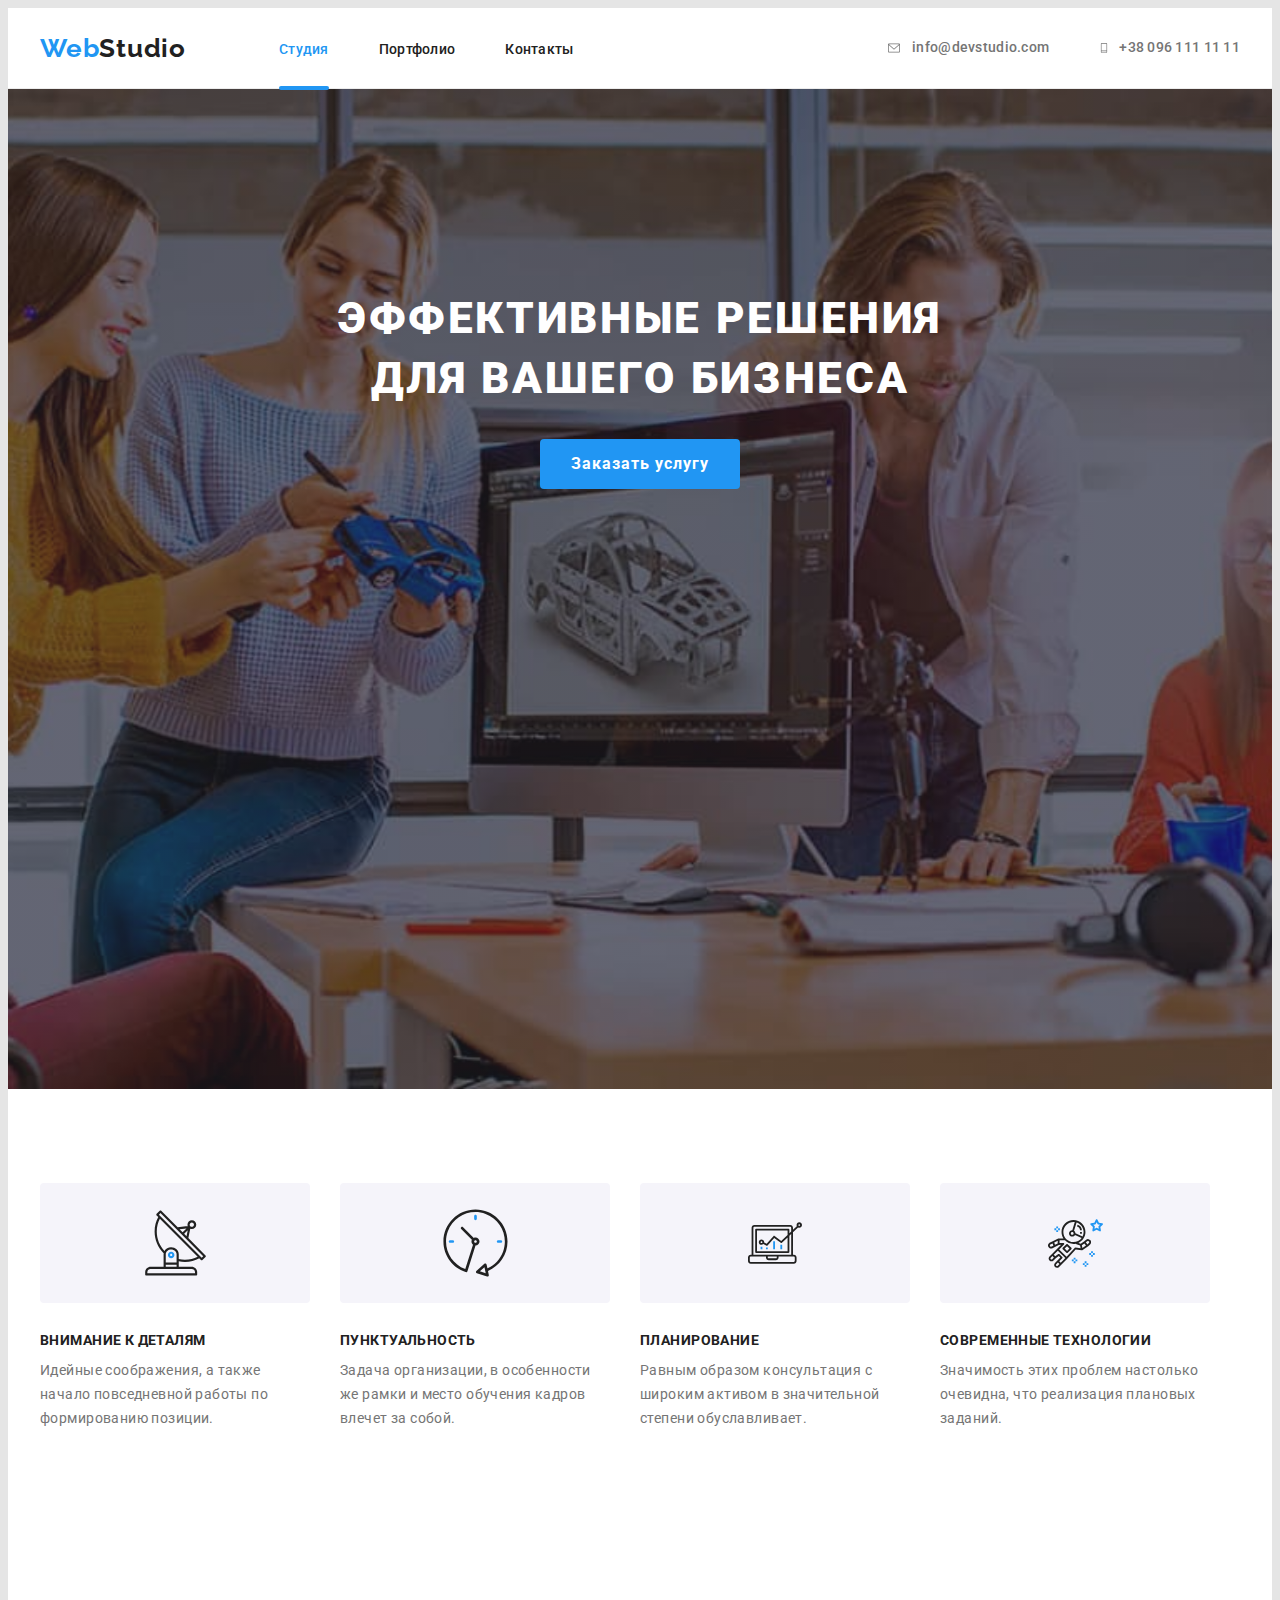
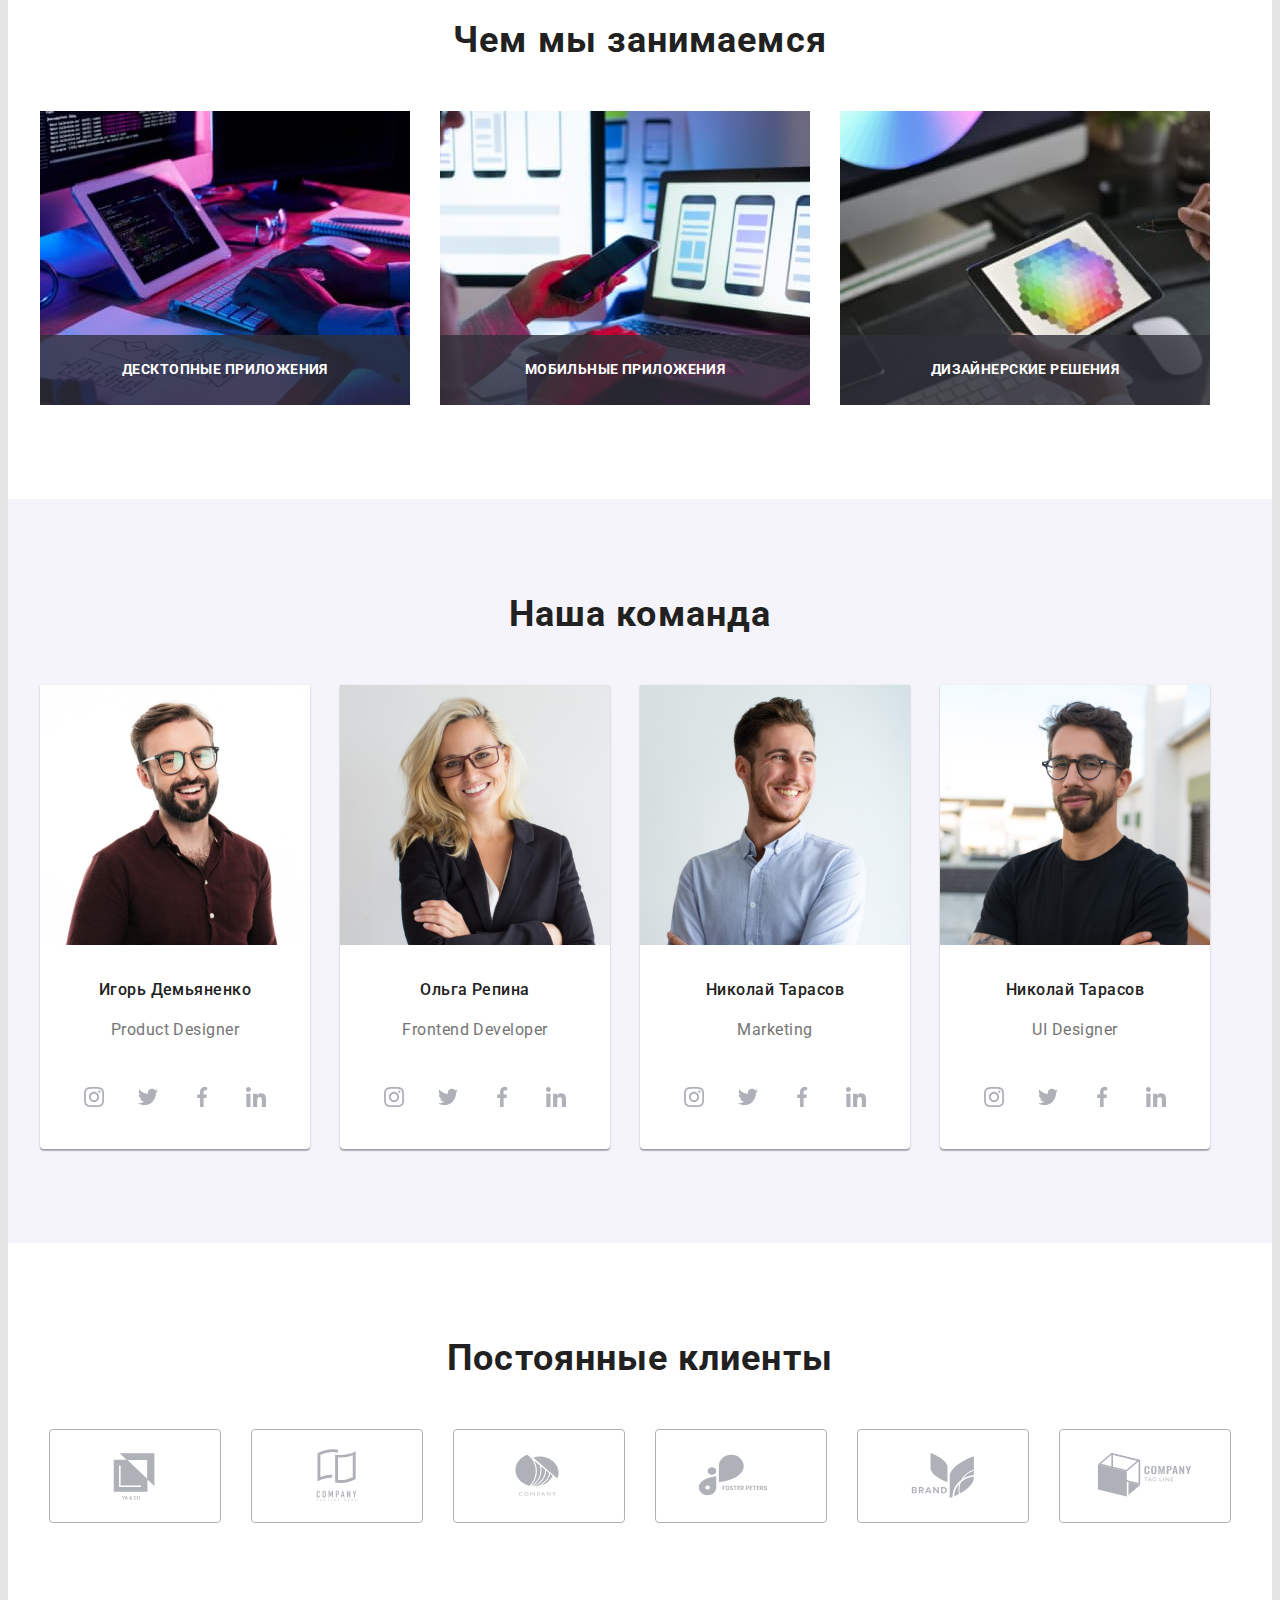
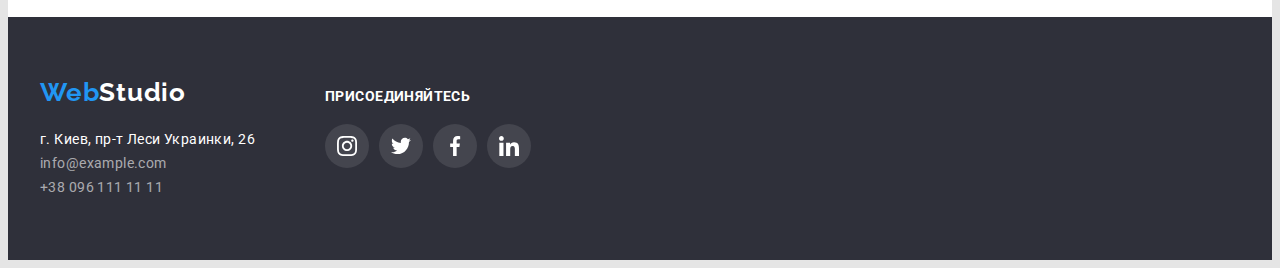
<file: index.html>
<!DOCTYPE html>
<html lang="en">
  <head>
    <meta charset="UTF-8" />
    <meta http-equiv="X-UA-Compatible" content="IE=edge" />
    <meta name="viewport" content="width=device-width, initial-scale=1.0" />
    <title>WebStudio</title>
    <link
      href="https://fonts.googleapis.com/css2?family=Raleway:wght@700&family=Roboto:wght@400;500;700;900&display=swap"
      rel="stylesheet"
    />
    <link rel="preconnect" href="https://fonts.gstatic.com/" />
    <link
      rel="stylesheet"
      href="https://cdnjs.cloudflare.com/ajax/libs/modern-normalize/1.1.0/modern-normalize.min.css"
      integrity="sha512-wpPYUAdjBVSE4KJnH1VR1HeZfpl1ub8YT/NKx4PuQ5NmX2tKuGu6U/JRp5y+Y8XG2tV+wKQpNHVUX03MfMFn9Q=="
      crossorigin="anonymous"
      referrerpolicy="no-referrer"
    />
    <link rel="stylesheet" href="./css/styles.css" />
  </head>
  <body>
    <header class="header">
      <div class="container">
        <nav class="main-nav">
          <a href="./index.html" class="logo-link">
            Web<span class="logo-studio-header">Studio</span></a
          >

          <ul class="site-nav">
            <li class="item"><a href="./index.html" class="nav-link current">Студия</a></li>
            <li class="item"><a href="./portfolio.html" class="nav-link">Портфолио</a></li>
            <li class="item"><a href="" class="nav-link">Контакты</a></li>
          </ul>
        </nav>

        <ul class="header-contacts">
          <li class="item">
            <a href="mailto:info@devstudio.com" class="address-header"
              ><svg class="icon-convert" width="16" height="12">
                <use href="./images/icons.svg#icon-convert"></use>
              </svg>
              info@devstudio.com</a
            >
          </li>
          <li class="item">
            <a href="tel:+380961111111" class="address-header"
              ><svg class="icon-mob" width="10" height="16">
                <use href="./images/icons.svg#icon-mob"></use>
              </svg>
              +38 096 111 11 11</a
            >
          </li>
        </ul>
      </div>
    </header>

    <main>
      <section class="section hero">
        <div class="container">
          <h1 class="main-text">Эффективные решения для вашего бизнеса</h1>
          <button type="button" class="button-order" data-modal-open>Заказать услугу</button>
        </div>
      </section>

      <section class="section detail">
        <div class="container">
          <h2 hidden class="qualities">Оснобенности</h2>

          <ul class="details-list">
            <li>
              <div class="antenna">
                <svg class="icon-antenna" width="65" height="70">
                  <use href="./images/icons.svg#icon-antenna"></use>
                </svg>
              </div>

              <h3>Внимание к деталям</h3>
              <p>
                Идейные соображения, а также начало повседневной работы по формированию позиции.
              </p>
            </li>
            <li>
              <div class="clock">
                <svg class="icon-clock" width="67" height="70">
                  <use href="./images/icons.svg#icon-clock"></use>
                </svg>
              </div>
              <h3>Пунктуальность</h3>
              <p>
                Задача организации, в особенности же рамки и место обучения кадров влечет за собой.
              </p>
            </li>
            <li>
              <div class="diagram">
                <svg class="icon-diagram" width="70" height="54">
                  <use href="./images/icons.svg#icon-diagram"></use>
                </svg>
              </div>
              <h3>Планирование</h3>
              <p>
                Равным образом консультация с широким активом в значительной степени обуславливает.
              </p>
            </li>
            <li>
              <div class="astronaut">
                <svg class="icon-astronaut" width="55" height="61">
                  <use href="./images/icons.svg#icon-astronaut"></use>
                </svg>
              </div>
              <h3>Современные технологии</h3>
              <p>Значимость этих проблем настолько очевидна, что реализация плановых заданий.</p>
            </li>
          </ul>
        </div>
      </section>

      <section class="section whatwedo">
        <div class="container">
          <h2 class="whatwedo-text">Чем мы занимаемся</h2>

          <ul class="whatwedo-list">
            <div class="whatwedo-img">
            <li><img src="./images/working-1.jpg" alt="верстка" width="370" /></li>
            <div class="whatwedo-img-title"><p>Десктопные приложения</p></div>
            </div>
            <div class="whatwedo-img">
            <li><img src="./images/working-2.jpg" alt="дизайн" width="370" /></li>
            <div class="whatwedo-img-title"><p>Мобильные приложения</p></div>
            </div>
            <div class="whatwedo-img">
            <li><img src="./images/working-3.jpg" alt="внешнее оформление" width="370" /></li>
            <div class="whatwedo-img-title"><p>Дизайнерские решения</p></div>
            </div>
          </ul>
        </div>
      </section>

      <section class="section team">
        <div class="container">
          <h2 class="team-title">Наша команда</h2>
          <ul class="team-list">
            <li>
              <img src="./images/team4/igor.jpg" alt="Игорь Демьяненко" width="270" />
              <h3>Игорь Демьяненко</h3>
              <p>Product Designer</p>
              <div class="team-icons">
                <a class="team-link-icon" href="">
                      <svg class="icon-social" width="20" height="20">
                        <use href="./images/icons.svg#icon-instagram"></use>
                      </svg>
                    </a>
                    <a class="team-link-icon" href="">
                      <svg class="icon-social" width="20" height="20">
                        <use href="./images/icons.svg#icon-twitter"></use>
                      </svg>
                    </a>
                    <a class="team-link-icon" href="">
                      <svg class="icon-social" width="20" height="20">
                        <use href="./images/icons.svg#icon-facebook"></use>
                      </svg>
                    </a>
                    <a class="team-link-icon" href="">
                      <svg class="icon-social" width="20" height="20">
                        <use href="./images/icons.svg#icon-linkedin"></use>
                      </svg>
                    </a>
            </div>
            </li>

            <li>
              <img src="./images/team4/olga.jpg" alt="Ольга Репина" width="270" />
              <h3>Ольга Репина</h3>
              <p>Frontend Developer</p>
              <div class="team-icons">
                <a class="team-link-icon" href="">
                      <svg class="icon-social" width="20" height="20">
                        <use href="./images/icons.svg#icon-instagram"></use>
                      </svg>
                    </a>
                    <a class="team-link-icon" href="">
                      <svg class="icon-social" width="20" height="20">
                        <use href="./images/icons.svg#icon-twitter"></use>
                      </svg>
                    </a>
                    <a class="team-link-icon" href="">
                      <svg class="icon-social" width="20" height="20">
                        <use href="./images/icons.svg#icon-facebook"></use>
                      </svg>
                    </a>
                    <a class="team-link-icon" href="">
                      <svg class="icon-social" width="20" height="20">
                        <use href="./images/icons.svg#icon-linkedin"></use>
                      </svg>
                    </a>
            </div>
              
            </li>
            </li>

            <li>
              <img src="./images/team4/nickolay.jpg" alt="Николай Тарасов" width="270" />
              <h3>Николай Тарасов</h3>
              <p>Marketing</p>
              <div class="team-icons">
                <a class="team-link-icon" href="">
                      <svg class="icon-social" width="20" height="20">
                        <use href="./images/icons.svg#icon-instagram"></use>
                      </svg>
                    </a>
                    <a class="team-link-icon" href="">
                      <svg class="icon-social" width="20" height="20">
                        <use href="./images/icons.svg#icon-twitter"></use>
                      </svg>
                    </a>
                    <a class="team-link-icon" href="">
                      <svg class="icon-social" width="20" height="20">
                        <use href="./images/icons.svg#icon-facebook"></use>
                      </svg>
                    </a>
                    <a class="team-link-icon" href="">
                      <svg class="icon-social" width="20" height="20">
                        <use href="./images/icons.svg#icon-linkedin"></use>
                      </svg>
                    </a>
            </div>
               
            </li>
            </li>

            <li>
              <img src="./images/team4/michael.jpg" alt="Михаил Ермаков" width="270" />
              <h3>Николай Тарасов</h3>
              <p>UI Designer</p>
              <div class="team-icons">
                <a class="team-link-icon" href="">
                      <svg class="icon-social" width="20" height="20">
                        <use href="./images/icons.svg#icon-instagram"></use>
                      </svg>
                    </a>
                    <a class="team-link-icon" href="">
                      <svg class="icon-social" width="20" height="20">
                        <use href="./images/icons.svg#icon-twitter"></use>
                      </svg>
                    </a>
                    <a class="team-link-icon" href="">
                      <svg class="icon-social" width="20" height="20">
                        <use href="./images/icons.svg#icon-facebook"></use>
                      </svg>
                    </a>
                    <a class="team-link-icon" href="">
                      <svg class="icon-social" width="20" height="20">
                        <use href="./images/icons.svg#icon-linkedin"></use>
                      </svg>
                    </a>
            </div>
            
            </li>
            </li>
            
            </li>
            
          </ul>
          
        </div>
        
      </section>



<section class="section client">
  <div class="container">
  <h2 class="clients-text">Постоянные клиенты</h2>
  
  <ul class="client-list">
    <li>
     
       <a class="client-icon" href="">
                      <svg class="icon-company" width="106" height="60">
                        <use href="./images/icons.svg#icon-clientone"></use>
                      </svg>
                    </a> 
     
    </li>
    <li>
      
       <a class="client-icon" href="">
                      <svg class="icon-company" width="106" height="60">
                        <use href="./images/icons.svg#icon-clienttwo"></use>
                      </svg>
                    </a> 
      
    </li>
    <li>
      
       <a class="client-icon" href="">
                      <svg class="icon-company" width="106" height="60">
                        <use href="./images/icons.svg#icon-clientthird"></use>
                      </svg>
                    </a> 
     
    </li>
    <li>
      
       <a class="client-icon" href="">
                      <svg class="icon-company" width="106" height="60">
                        <use href="./images/icons.svg#icon-clientfour"></use>
                      </svg>
                    </a> 
     
    </li>
    <li>
      
       <a class="client-icon" href="">
                      <svg class="icon-company" width="106" height="60">
                        <use href="./images/icons.svg#icon-clientfive"></use>
                      </svg>
                    </a> 
    
    </li>
    <li>
     
       <a class="client-icon" href="">
                      <svg class="icon-company" width="106" height="60">
                        <use href="./images/icons.svg#icon-clientsix"></use>
                      </svg>
                    </a> 
     
    </li>
  </ul>
  </div>
</section>



    </main>

    <footer class="footer">
      <div class="container foot-cover">
        <div class="footer-logo-adress">
        <a href="./index.html" class="logo-link foot">
          Web<span class="logo-studio-footer">Studio</span></a
        >

        <address>
          <ul class="footer-list">
            <li>
              <a
                href="https://bit.ly/3pXMvUd"
                class="address-footer-city"
                target="_blank"
                rel="noopener noreferrer"
                >г. Киев, пр-т Леси Украинки, 26</a
              >
            </li>
            <li><a href="mailto:info@devstudio.com" class="address-footer">info@example.com</a></li>
            <li><a href="tel:+380961111111" class="address-footer">+38 096 111 11 11</a></li>
          </ul>
        </address>
        </div>

                      <div class="social">
                        <h2 class="footer-social-text">присоединяйтесь</h2>
                        <ul class="footer-social-list">
                          <li>
                            <a class="footer-icon" href="">
                      <svg class="icon-social" width="20" height="20">
                        <use href="./images/icons.svg#icon-instagram"></use>
                      </svg>
                    </a></li>
                          <li>
                            <a class="footer-icon" href="">
                      <svg class="icon-social" width="20" height="20">
                        <use href="./images/icons.svg#icon-twitter"></use>
                      </svg>
                    </a>
                          </li>
                          <li>
                            <a class="footer-icon" href="">
                      <svg class="icon-social" width="20" height="20">
                        <use href="./images/icons.svg#icon-facebook"></use>
                      </svg>
                    </a>
                          </li>
                          <li>
                            <a class="footer-icon" href="">
                      <svg class="icon-social" width="20" height="20">
                        <use href="./images/icons.svg#icon-linkedin"></use>
                      </svg>
                    </a>
                          </li>
                        </ul>
                    </a>


                      </div>
</div>
    </footer>


    <div class="backdrop is-hidden" data-modal>
        <div class="modal">
            <button type="button" class="btn-close" data-modal-close>
                <svg width="18" height="18">
                    <use href="./images/icons.svg#icon-close"></use>
                </svg>
            </button>
        </div>
    </div>

    <script src="./js/modal.js"></script>
  </body>
</html>
</file>
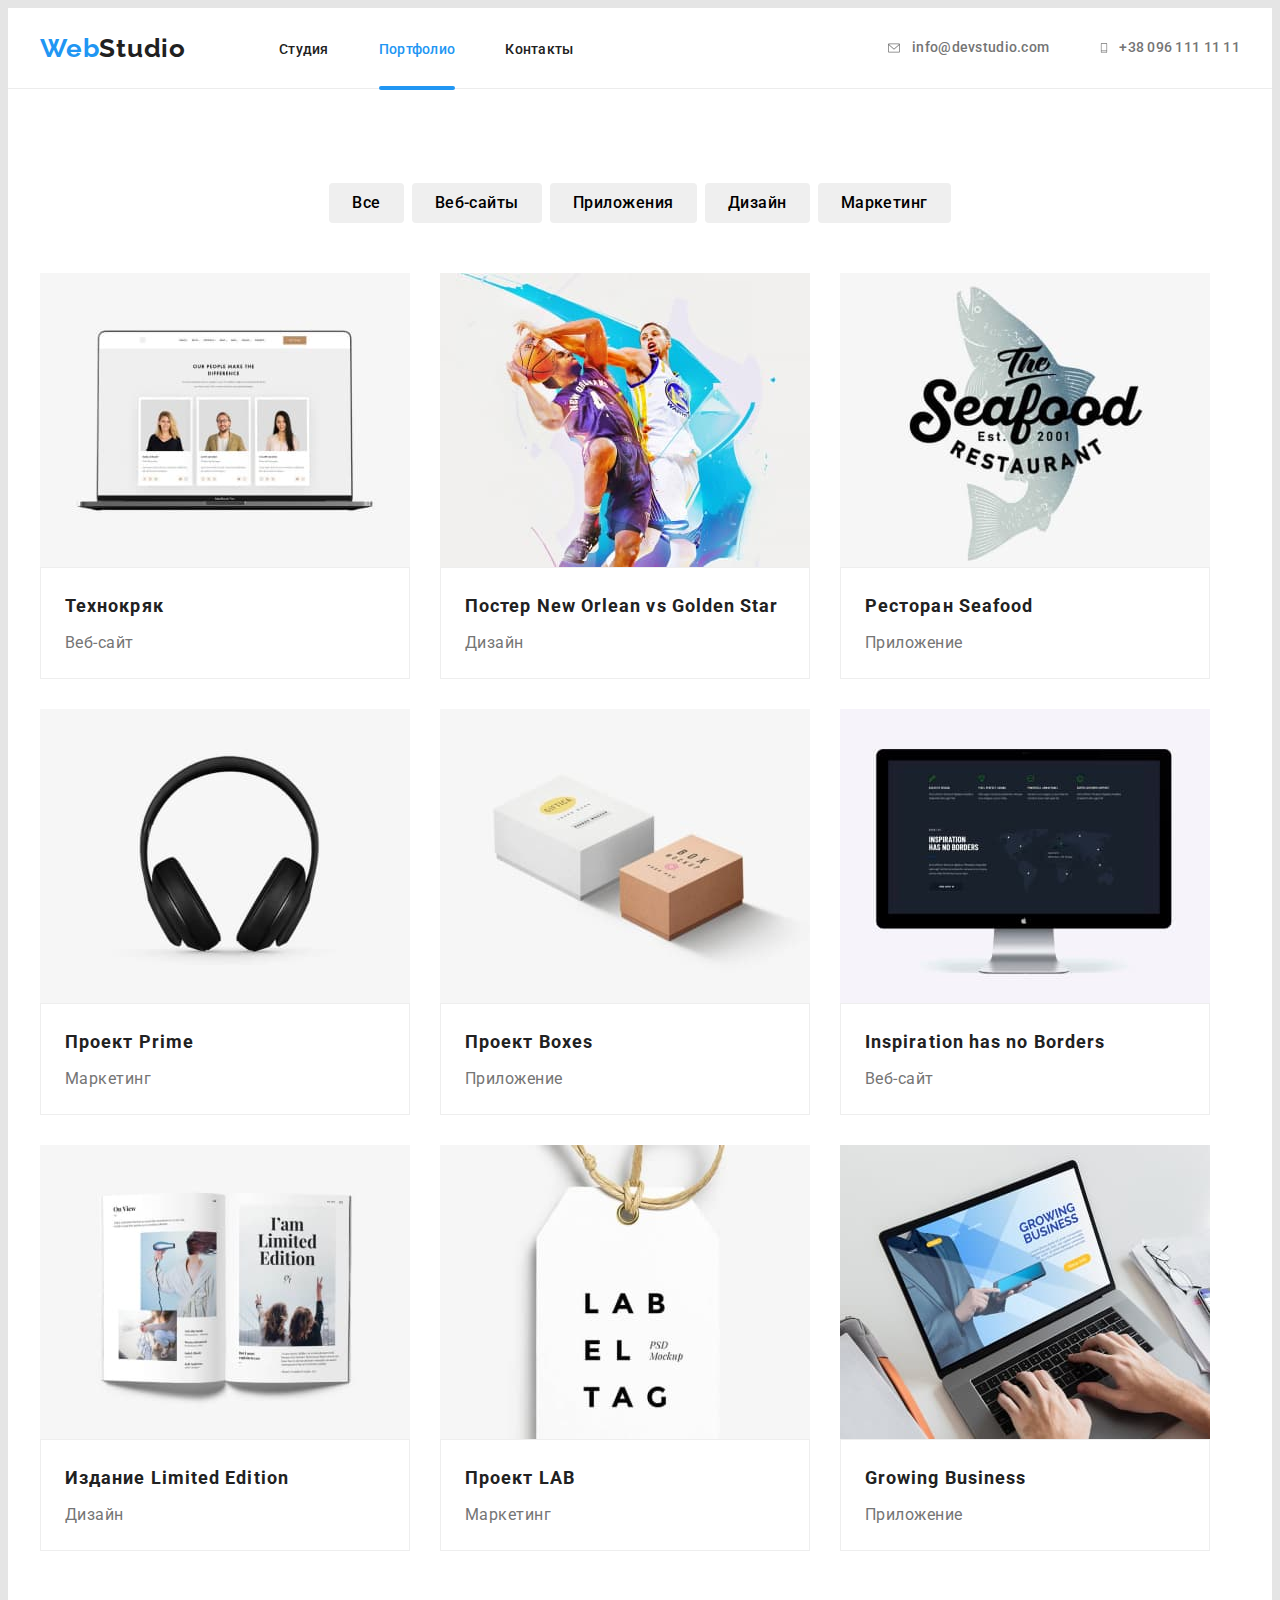
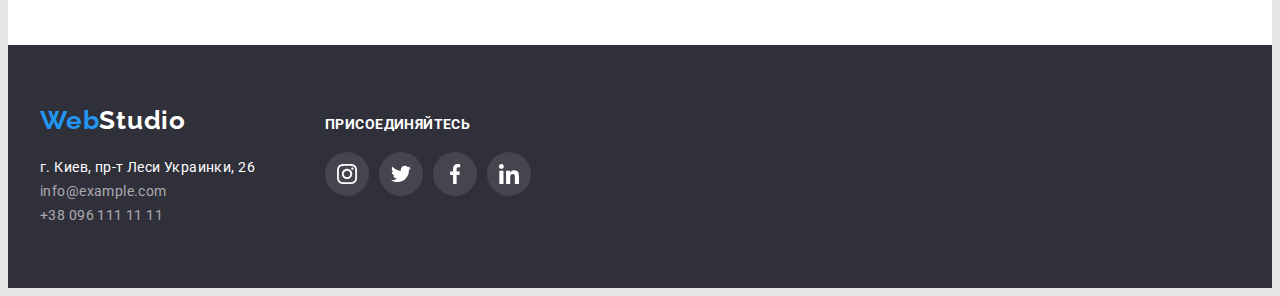
<file: portfolio.html>
<!DOCTYPE html>
<html lang="en">
  <head>
    <meta charset="UTF-8" />
    <meta http-equiv="X-UA-Compatible" content="IE=edge" />
    <meta name="viewport" content="width=device-width, initial-scale=1.0" />
    <title>WebStudio</title>
    <link
      href="https://fonts.googleapis.com/css2?family=Raleway:wght@700&family=Roboto:wght@400;500;700;900&display=swap"
      rel="stylesheet"
    />
    <link rel="preconnect" href="https://fonts.gstatic.com/" />
    <link
      rel="stylesheet"
      href="https://cdnjs.cloudflare.com/ajax/libs/modern-normalize/1.1.0/modern-normalize.min.css"
      integrity="sha512-wpPYUAdjBVSE4KJnH1VR1HeZfpl1ub8YT/NKx4PuQ5NmX2tKuGu6U/JRp5y+Y8XG2tV+wKQpNHVUX03MfMFn9Q=="
      crossorigin="anonymous"
      referrerpolicy="no-referrer"
    />
    <link rel="stylesheet" href="./css/styles.css" />
  </head>
  <body>
    <header class="header">
      <div class="container">
        <nav class="main-nav">
          <a href="./index.html" class="logo-link">
            Web<span class="logo-studio-header">Studio</span></a
          >

          <ul class="site-nav">
            <li class="item"><a href="./index.html" class="nav-link">Студия</a></li>
            <li class="item"><a href="./portfolio.html" class="nav-link current">Портфолио</a></li>
            <li class="item"><a href="" class="nav-link">Контакты</a></li>
          </ul>
        </nav>

        <ul class="header-contacts">
          <li class="item">
            <a href="mailto:info@devstudio.com" class="address-header"
              ><svg class="icon-convert" width="16" height="12">
                <use href="./images/icons.svg#icon-convert"></use>
              </svg>
              info@devstudio.com</a
            >
          </li>
          <li class="item">
            <a href="tel:+380961111111" class="address-header"
              ><svg class="icon-mob" width="10" height="16">
                <use href="./images/icons.svg#icon-mob"></use>
              </svg>
              +38 096 111 11 11</a
            >
          </li>
        </ul>
      </div>
    </header>

    <main>
      <section class="section portfolio">
        <div class="container">
          <h1 class="visually-hidden">Портфолио</h1>
          <ul class="buttons">
            <li><button type="button">Все</button></li>
            <li><button type="button">Веб-сайты</button></li>
            <li><button type="button">Приложения</button></li>
            <li><button type="button">Дизайн</button></li>
            <li><button type="button">Маркетинг</button></li>
          </ul>

          <ul class="portfolio-list">
            
            <li class="item">
               <a href="" class="portfolio-link">
              <div class="portfolio-img">
              <img src="./images/portfolio/tehnocrack.jpg" alt="Технокряк" width="370" />
              
                <div class="overlay">
                  <p class="pre-text">Ресурс предлагает комплексные предложения с разным уровнем функционала и сервисов. 
                  Все это позволит посетителю получить исчерпывающие сведения о компании или частном лице.</p>
                  </div>
                  </div>

                  <div class="cards">
                <h2>Технокряк</h2>
                <p>Веб-сайт</p>
              </div>
              </a>
            </li>
        

            <li class="item">
              <a href="" class="portfolio-link">
              <div class="portfolio-img">
              <img src="./images/portfolio/poster.jpg" alt="Постер New Orlean vs Golden Star" width="370" />
              <div class="overlay">
                  <p class="pre-text">Ресурс предлагает комплексные предложения с разным уровнем функционала и сервисов. 
                  Все это позволит посетителю получить исчерпывающие сведения о компании или частном лице.</p>
                  </div>
              </div>
              <div class="cards">
                <h2>Постер New Orlean vs Golden Star</h2>
                <p>Дизайн</p>
              </div>
              </a>
            </li>

            <li class="item">
              <a href="" class="portfolio-link">
              <div class="portfolio-img">
              <img src="./images/portfolio/seafood.jpg" alt="Ресторан Seafood" width="370" />
              <div class="overlay">
                  <p class="pre-text">Ресурс предлагает комплексные предложения с разным уровнем функционала и сервисов. 
                  Все это позволит посетителю получить исчерпывающие сведения о компании или частном лице.</p>
                  </div>
              </div>
              <div class="cards">
                <h2>Ресторан Seafood</h2>
                <p>Приложение</p>
              </div>
              </a>
            </li>

            <li class="item">
              <a href="" class="portfolio-link">
              <div class="portfolio-img">
              <img src="./images/portfolio/prime.jpg" alt="Проект Prime" width="370" />
              <div class="overlay">
                  <p class="pre-text">Ресурс предлагает комплексные предложения с разным уровнем функционала и сервисов. 
                  Все это позволит посетителю получить исчерпывающие сведения о компании или частном лице.</p>
                  </div>
              </div>
              <div class="cards">
                <h2>Проект Prime</h2>
                <p>Маркетинг</p>
              </div>
              </a>
            </li>

            <li class="item">
              <a href="" class="portfolio-link">
              <div class="portfolio-img">
              <img src="./images/portfolio/boxes.jpg" alt="Проект Boxes" width="370" />
              <div class="overlay">
                  <p class="pre-text">Ресурс предлагает комплексные предложения с разным уровнем функционала и сервисов. 
                  Все это позволит посетителю получить исчерпывающие сведения о компании или частном лице.</p>
                  </div>
              </div>
              <div class="cards">
                <h2>Проект Boxes</h2>
                <p>Приложение</p>
              </div>
              </a>
            </li>

            <li class="item">
              <a href="" class="portfolio-link">
               <div class="portfolio-img">
              <img src="./images/portfolio/inspiration.jpg" alt="Inspiration has no Borders" width="370" />
                <div class="overlay">
                  <p class="pre-text">Ресурс предлагает комплексные предложения с разным уровнем функционала и сервисов. 
                  Все это позволит посетителю получить исчерпывающие сведения о компании или частном лице.</p>
                  </div>
                </div>
              <div class="cards">
                <h2>Inspiration has no Borders</h2>
                <p>Веб-сайт</p>
              </div>
              </a>
            </li>

            <li class="item">
              <a href="" class="portfolio-link">
              <div class="portfolio-img">
              <img src="./images/portfolio/limited.jpg" alt="Издание Limited Edition" width="370" />
              <div class="overlay">
                  <p class="pre-text">Ресурс предлагает комплексные предложения с разным уровнем функционала и сервисов. 
                  Все это позволит посетителю получить исчерпывающие сведения о компании или частном лице.</p>
                  </div>
              </div>
              <div class="cards">
                <h2>Издание Limited Edition</h2>
                <p>Дизайн</p>
              </div>
              </a>
            </li>

            <li class="item">
              <a href="" class="portfolio-link">
              <div class="portfolio-img">
              <img src="./images/portfolio/lab.jpg" alt="Проект LAB" width="370" />
             <div class="overlay">
                  <p class="pre-text">Ресурс предлагает комплексные предложения с разным уровнем функционала и сервисов. 
                  Все это позволит посетителю получить исчерпывающие сведения о компании или частном лице.</p>
                  </div>
              </div>
              <div class="cards">
                <h2>Проект LAB</h2>
                <p>Маркетинг</p>
              </div>
              </a>
            </li>

            <li class="item">
              <a href="" class="portfolio-link">
              <div class="portfolio-img">
              <img src="./images/portfolio/growing.jpg" alt="Growing Business" width="370" />
              <div class="overlay">
                  <p class="pre-text">Ресурс предлагает комплексные предложения с разным уровнем функционала и сервисов. 
                  Все это позволит посетителю получить исчерпывающие сведения о компании или частном лице.</p>
                  </div>
              </div>
              <div class="cards">
                <h2>Growing Business</h2>
                <p>Приложение</p>
              </div>
              </a>
            </li>
          </ul>
        </div>
      </section>
    </main>

    <footer class="footer">
      <div class="container foot-cover">
        <div class="footer-logo-adress">
        <a href="./index.html" class="logo-link foot">
          Web<span class="logo-studio-footer">Studio</span></a
        >

        <address>
          <ul class="footer-list">
            <li>
              <a
                href="https://bit.ly/3pXMvUd"
                class="address-footer-city"
                target="_blank"
                rel="noopener noreferrer"
                >г. Киев, пр-т Леси Украинки, 26</a
              >
            </li>
            <li><a href="mailto:info@devstudio.com" class="address-footer">info@example.com</a></li>
            <li><a href="tel:+380961111111" class="address-footer">+38 096 111 11 11</a></li>
          </ul>
        </address>
        </div>

                      <div class="social">
                        <h2 class="footer-social-text">присоединяйтесь</h2>
                        <ul class="footer-social-list">
                          <li>
                            <a class="footer-icon" href="">
                      <svg class="icon-social" width="20" height="20">
                        <use href="./images/icons.svg#icon-instagram"></use>
                      </svg>
                    </a></li>
                          <li>
                            <a class="footer-icon" href="">
                      <svg class="icon-social" width="20" height="20">
                        <use href="./images/icons.svg#icon-twitter"></use>
                      </svg>
                    </a>
                          </li>
                          <li>
                            <a class="footer-icon" href="">
                      <svg class="icon-social" width="20" height="20">
                        <use href="./images/icons.svg#icon-facebook"></use>
                      </svg>
                    </a>
                          </li>
                          <li>
                            <a class="footer-icon" href="">
                      <svg class="icon-social" width="20" height="20">
                        <use href="./images/icons.svg#icon-linkedin"></use>
                      </svg>
                    </a>
                          </li>
                        </ul>
                    </a>
</div>



      </div>
    </footer>
    <script src="./js/modal.js"></script>
  </body>
</html>
</file>
<file: css/styles.css>
:root {
  --primary-text-color: #212121;
  --primary-background-color: #e5e5e5;
  --accent-color: #2196f3;
  --background-color: #2f303a;
  --p-color: #757575;
  --background-and-button-logo-color: #ffffff;
}

body {
  font-family: 'Roboto', sans-serif;
  background: var(--primary-background-color);
  color: var(--primary-text-color);
}

ul {
  list-style: none;
  padding: 0;
  margin: 0;
}

button {
  font-family: inherit;
  cursor: pointer;
  border: 1px solid transparent;
}

.container {
  margin-left: auto;
  margin-right: auto;
  width: 1200px;
  padding-left: 15px;
  padding-right: 15px;
  /* outline: 2px solid tomato; */
}

img {
  display: block;
  max-width: 100%;
  height: auto;
}

.section {
  padding-top: 94px;
  padding-bottom: 94px;
}

/* ------------------------------------Header--------------------------------------- */
.header {
  border-bottom: 1px solid #ececec;
  background-color: var(--background-and-button-logo-color);
}

.main-nav,
.site-nav,
.header-contacts,
.header .container {
  display: flex;
  align-items: center;
  justify-content: space-between;
}

.site-nav {
  margin-left: 93px;
}

.site-nav .nav-link,
.header-contacts .address-header {
  padding-top: 32px;
  padding-bottom: 32px;
}

.nav-link,
.logo-studio-header {
  color: var(--primary-text-color);
}

.site-nav .item:not(:last-child) {
  margin-right: 50px;
}

.site-nav .nav-link.current {
  color: var(--accent-color);
  text-decoration: none;
}

.site-nav .nav-link {
  position: relative;
}

.current::after {
  content: '';
  display: block;
  position: absolute;
  width: 100%;
  height: 4px;
  bottom: -1px;
  background: var(--accent-color);
  border-radius: 2px;
}

.nav-link {
  font-weight: 500;
  font-size: 14px;
  line-height: 1.14;
  letter-spacing: 0.02em;
  text-decoration: none;
  transition: background-color 250ms cubic-bezier(0.4, 0, 0.2, 1);
}

.address-header {
  display: flex;
  font-weight: 500;
  font-size: 14px;
  line-height: 1.14;
  letter-spacing: 0.02em;
  color: var(--p-color);
  text-decoration: none;
  justify-content: center;
  align-items: center;
  transition: background-color 250ms cubic-bezier(0.4, 0, 0.2, 1);
}

.address-header .icon-convert,
.icon-mob {
  display: block;
  margin-right: 10px;
  padding: 0;
}

.header-contacts .item:not(:last-child) {
  margin-right: 50px;
}

.logo-link {
  color: var(--accent-color);
  font-family: 'Raleway';
  font-style: normal;
  font-weight: 700;
  font-size: 26px;
  line-height: 1.19;
  letter-spacing: 0.03em;
  text-decoration: none;
  transition: background-color 250ms cubic-bezier(0.4, 0, 0.2, 1);
}

/* ------------------------------------Main page------------------------------------ */

/* -----------------------------------Hero--------------------------------- */

.section.hero {
  background: var(--background-color);
  padding-top: 200px;
  padding-bottom: 200px;
  text-align: center;

  background-image: linear-gradient(to right, rgba(47, 48, 58, 0.4), rgba(47, 48, 58, 0.4)),
    url('../images/hero.jpg');
  background-repeat: no-repeat;
  background-position: center;
  background-size: cover;
  max-width: 1600px;
  min-height: 600px;
  margin-left: auto;
  margin-right: auto;
}

.main-text {
  margin: 0 auto 30px;
  color: var(--background-and-button-logo-color);
  font-weight: 900;
  font-size: 44px;
  line-height: 1.36;
  letter-spacing: 0.06em;
  text-transform: uppercase;
  width: 696px;
}

.button-order {
  display: inline-block;
  background-color: var(--accent-color);
  color: var(--background-and-button-logo-color);
  font-weight: 700;
  font-size: 16px;
  line-height: 1.88;
  letter-spacing: 0.06em;
  border-radius: 4px;
  min-width: 200px;
  height: 50px;
  /* padding: 10px 32px; */
}

/* -----------------------------------Details--------------------------------- */

.section.detail {
  background-color: var(--background-and-button-logo-color);
}

.details-list {
  display: flex;
}

.details-list li {
  width: 270px;
  margin-right: 30px;
}

.details-list li:last-child {
  margin-right: 0;
}

.antenna,
.clock,
.diagram,
.astronaut {
  background-color: #f5f4fa;
  border-radius: 4px;
  width: 270px;
  height: 120px;
  display: flex;
  justify-content: center;
  align-items: center;
  margin-bottom: 30px;
}

.icon-antenna,
.icon-clock,
.icon-diagram,
.icon-astronaut {
  padding: 0;
  display: block;
}

.details-list h3 {
  margin-top: 0;
  margin-bottom: 10px;
  font-weight: 700;
  font-size: 14px;
  line-height: 1.14;
  letter-spacing: 0.03em;
  text-transform: uppercase;
  text-align: left;
}

.details-list p {
  padding: 0;
  margin: 0;
  font-size: 14px;
  line-height: 1.71;
  letter-spacing: 0.03em;
  color: var(--p-color);
  text-align: left;
}

/* -----------------------------------What we do--------------------------------- */

.section.whatwedo {
  background-color: var(--background-and-button-logo-color);
  text-align: center;
}

.whatwedo-text {
  margin-top: 0;
  margin-bottom: 50px;
  font-weight: 700;
  font-size: 36px;
  line-height: 1.17;
  letter-spacing: 0.03em;
}

.whatwedo-list {
  display: flex;
  position: relative;
}

.whatwedo-list .whatwedo-img:not(:last-child) {
  margin-right: 30px;
}

.whatwedo-img {
  position: relative;
}

.whatwedo-img-title {
  position: absolute;
  bottom: 0;
  left: 0;
  width: 100%;
  background: rgba(47, 48, 58, 0.8);
}

.whatwedo-img-title p {
  margin: 0;
  padding-top: 27px;
  padding-bottom: 27px;
  font-weight: 700;
  font-size: 14px;
  line-height: 1.14;
  letter-spacing: 0.03em;
  text-transform: uppercase;
  color: var(--background-and-button-logo-color);
}

/* -----------------------------------Team--------------------------------- */

.section.team {
  background: #f5f4fa;
  text-align: center;
}

.team-list {
  display: flex;
}

.team-list li {
  background-color: var(--background-and-button-logo-color);
  box-shadow: 0px 1px 3px rgba(0, 0, 0, 0.12), 0px 1px 1px rgba(0, 0, 0, 0.14),
    0px 2px 1px rgba(0, 0, 0, 0.2);
  border-radius: 0px 0px 4px 4px;
}

.team-list li:not(:last-child) {
  margin-right: 30px;
}

.team-title {
  margin-top: 0;
  margin-bottom: 50px;
  font-weight: 700;
  font-size: 36px;
  line-height: 1.17;
  letter-spacing: 0.03em;
}

.team-list h3 {
  margin-top: 30px;
  margin-bottom: 10px;
  font-weight: 500;
  font-size: 16px;
  line-height: 1.88;
  letter-spacing: 0.03em;
}

.team-list p {
  font-size: 16px;
  line-height: 1.88;
  letter-spacing: 0.03em;
  color: var(--p-color);
  margin-top: 0;
  margin-bottom: 30px;
}

.team-icons {
  display: flex;
  width: 206px;
  height: 44px;
  margin: 0px 32px 30px 32px;
  justify-content: center;
  align-items: center;
}

.team-link-icon {
  display: flex;
  width: 44px;
  height: 44px;
  border-radius: 50%;
  justify-content: center;
  align-items: center;
  margin-right: 10px;
  transition: background-color 250ms cubic-bezier(0.4, 0, 0.2, 1);
}

.team-link-icon:last-child {
  margin-right: 0;
}

.footer-icon:last-child {
  margin-right: 0;
}

.icon-social {
  fill: #afb1b8;
}

.team-link-icon:hover,
.team-link-icon:focus,
.footer-icon:hover,
.footer-icon:focus {
  background-color: var(--accent-color);
}

.team-list .team-link-icon:hover .icon-social,
.team-list .team-link-icon:focus .icon-social {
  fill: var(--background-and-button-logo-color);
}

/* -----------------------------------Clients--------------------------------- */

.section.client {
  background-color: var(--background-and-button-logo-color);
}

.clients-text {
  font-size: 36px;
  line-height: 42px;
  text-align: center;
  letter-spacing: 0.03em;
  margin-bottom: 50px;
  margin-top: 0;
}

.client-list {
  display: flex;
  justify-content: center;
  align-items: center;
}

.client-icon {
  display: flex;
  justify-content: center;
  align-items: center;
  width: 170px;
  height: 92px;
  border: 1px solid #afb1b8;
  border-radius: 4px;
  transition: background-color 250ms cubic-bezier(0.4, 0, 0.2, 1);
}

.client-icon:hover,
.client-icon:focus {
  border-color: var(--accent-color);
}

.icon-company {
  padding: 0;
  display: block;
  fill: #afb1b8;
}

.client-list .client-icon:hover .icon-company {
  fill: var(--accent-color);
}

.client-list li:not(:last-child) {
  margin-right: 30px;
}

/* -----------------------------------Footer--------------------------------- */

.footer {
  background: var(--background-color);
  padding-top: 60px;
  padding-bottom: 60px;
}

.logo-studio-footer {
  color: var(--background-and-button-logo-color);
}

.logo-link.foot {
  margin-bottom: 20px;
  display: block;
}

.address-footer {
  margin-bottom: 9px;
  font-style: normal;
  font-size: 14px;
  line-height: 1.71;
  letter-spacing: 0.03em;
  color: rgba(255, 255, 255, 0.6);
  text-decoration: none;
  transition: background-color 250ms cubic-bezier(0.4, 0, 0.2, 1);
}

.address-footer:hover {
  color: var(--accent-color);
}

.address-footer:last-child {
  margin-bottom: 0;
}

.address-footer-city {
  margin-bottom: 9px;
  font-style: normal;
  font-weight: 400;
  font-size: 14px;
  line-height: 1.71;
  letter-spacing: 0.03em;
  color: var(--background-and-button-logo-color);
  text-decoration: none;
}

.nav-link:hover,
.nav-link:focus,
.address-footer:focus,
.address-footer-city:focus,
.address-header:hover,
.address-header:focus,
.logo-link:hover,
.logo-link:focus {
  color: var(--accent-color);
}

.footer-logo-adress {
  margin-right: 70px;
}

.footer-social-text {
  color: var(--background-and-button-logo-color);
  font-size: 14px;
  line-height: 16px;
  letter-spacing: 0.03em;
  text-transform: uppercase;
  margin-top: 0;
  margin-bottom: 20px;
}

.footer-social-list {
  display: flex;
}

.footer-social-list li:not(:last-child) {
  margin-right: 10px;
}

.footer-list .address-footer {
  display: block;
}

.foot-cover {
  display: flex;
  align-items: baseline;
}

.footer-icon .icon-social {
  fill: var(--background-and-button-logo-color);
}

.footer-icon {
  display: flex;
  width: 44px;
  height: 44px;
  border-radius: 50%;
  background-color: rgba(255, 255, 255, 0.1);
  justify-content: center;
  align-items: center;
  transition: background-color 250ms cubic-bezier(0.4, 0, 0.2, 1);
}

/* ------------------------------------------Portfolio----------------------------------- */

.visually-hidden {
  position: absolute;
  white-space: nowrap;
  width: 1px;
  height: 1px;
  overflow: hidden;
  border: 0;
  padding: 0;
  clip: rect(0 0 0 0);
  clip-path: inset(50%);
  margin: -1px;
}

.section.portfolio {
  background-color: var(--background-and-button-logo-color);
}

.portfolio-list,
.buttons {
  display: flex;
  flex-wrap: wrap;
  align-items: center;
}

.portfolio-list .item {
  margin-right: 30px;
  margin-bottom: 30px;
  background: var(--background-and-button-logo-color);
  transition: background-color 250ms cubic-bezier(0.4, 0, 0.2, 1);
}

.portfolio-list .item:hover {
  box-shadow: 0px 1px 1px rgba(0, 0, 0, 0.12), 0px 4px 4px rgba(0, 0, 0, 0.06),
    1px 4px 6px rgba(0, 0, 0, 0.16);
}

.portfolio-list .item:nth-child(3n) {
  margin-right: 0;
}

.portfolio-list .item:nth-last-child(-n + 3) {
  margin-bottom: 0;
}

.portfolio-img {
  position: relative;
  overflow: hidden;
}

.overlay {
  opacity: 0;
  display: block;
  position: absolute;
  top: 0;
  left: 0;
  width: 100%;
  height: 100%;
  background: rgba(33, 150, 243, 0.9);
  /* transition: background-color 250ms cubic-bezier(0.4, 0, 0.2, 1); */
  transform: translateY(100%);
  transition: transform 250ms cubic-bezier(0.4, 0, 0.2, 1);
}

.overlay .pre-text {
  font-size: 18px;
  line-height: 1.56;
  letter-spacing: 0.03em;
  color: var(--background-and-button-logo-color);
  padding: 63px 24px;
}

.portfolio-list .item:hover .overlay,
.portfolio-list .item:focus .overlay {
  transform: translateY(0);
  opacity: 1;
}

.buttons button {
  font-weight: 500;
  font-size: 16px;
  line-height: 1.63;
  letter-spacing: 0.03em;
  padding: 6px 22px;
  border-radius: 4px;
  transition: background-color 250ms cubic-bezier(0.4, 0, 0.2, 1);
}

.buttons {
  margin-bottom: 50px;
  justify-content: center;
}

.buttons li:not(:last-child) {
  margin-right: 8px;
}

.buttons button:hover,
.buttons button:focus {
  color: var(--background-and-button-logo-color);
  background-color: var(--accent-color);
  box-shadow: 0px 3px 1px rgba(0, 0, 0, 0.1), 0px 1px 2px rgba(0, 0, 0, 0.08),
    0px 2px 2px rgba(0, 0, 0, 0.12);
}

.cards {
  padding: 20px 24px;
  border: 1px solid #eeeeee;
}

.portfolio-link {
  text-decoration: none;
}

.portfolio-list h2 {
  font-weight: 700;
  font-size: 18px;
  line-height: 2;
  letter-spacing: 0.06em;
  margin: 0px 0px 4px 0px;
  color: var(--primary-text-color);
}

.portfolio-list p {
  font-weight: 400;
  font-size: 16px;
  line-height: 1.88;
  letter-spacing: 0.03em;
  color: var(--p-color);
  margin: 0;
}

/* ------------------------------------------Modal---------------------------------- */
.backdrop {
  position: fixed;
  top: 0;
  left: 0;
  width: 100%;
  height: 100%;
  background-color: rgba(0, 0, 0, 0.2);
  transition: background-color 250ms cubic-bezier(0.4, 0, 0.2, 1);
}

.backdrop.is-hidden {
  opacity: 1;
  pointer-events: none;
  visibility: hidden;
  transition: opacity 250ms cubic-bezier(0.4, 0, 0.2, 1);
}

.modal {
  position: absolute;
  top: 50%;
  left: 50%;
  transform: translate(-50%, -50%);
  min-height: 528px;
  min-width: 581px;
  box-shadow: 0px 1px 3px rgba(0, 0, 0, 0.12), 0px 1px 1px rgba(0, 0, 0, 0.14),
    0px 2px 1px rgba(0, 0, 0, 0.2);
  border-radius: 4px;
  background-color: var(--background-and-button-logo-color);
  transition: background-color 250ms cubic-bezier(0.4, 0, 0.2, 1);
}

.btn-close {
  position: absolute;
  display: inline-flex;
  width: 30px;
  height: 30px;
  top: 8px;
  right: 8px;
  padding: 6px;
  background-color: var(--background-and-button-logo-color);
  border: 1px solid rgba(0, 0, 0, 0.1);
  border-radius: 50%;
}
</file>
